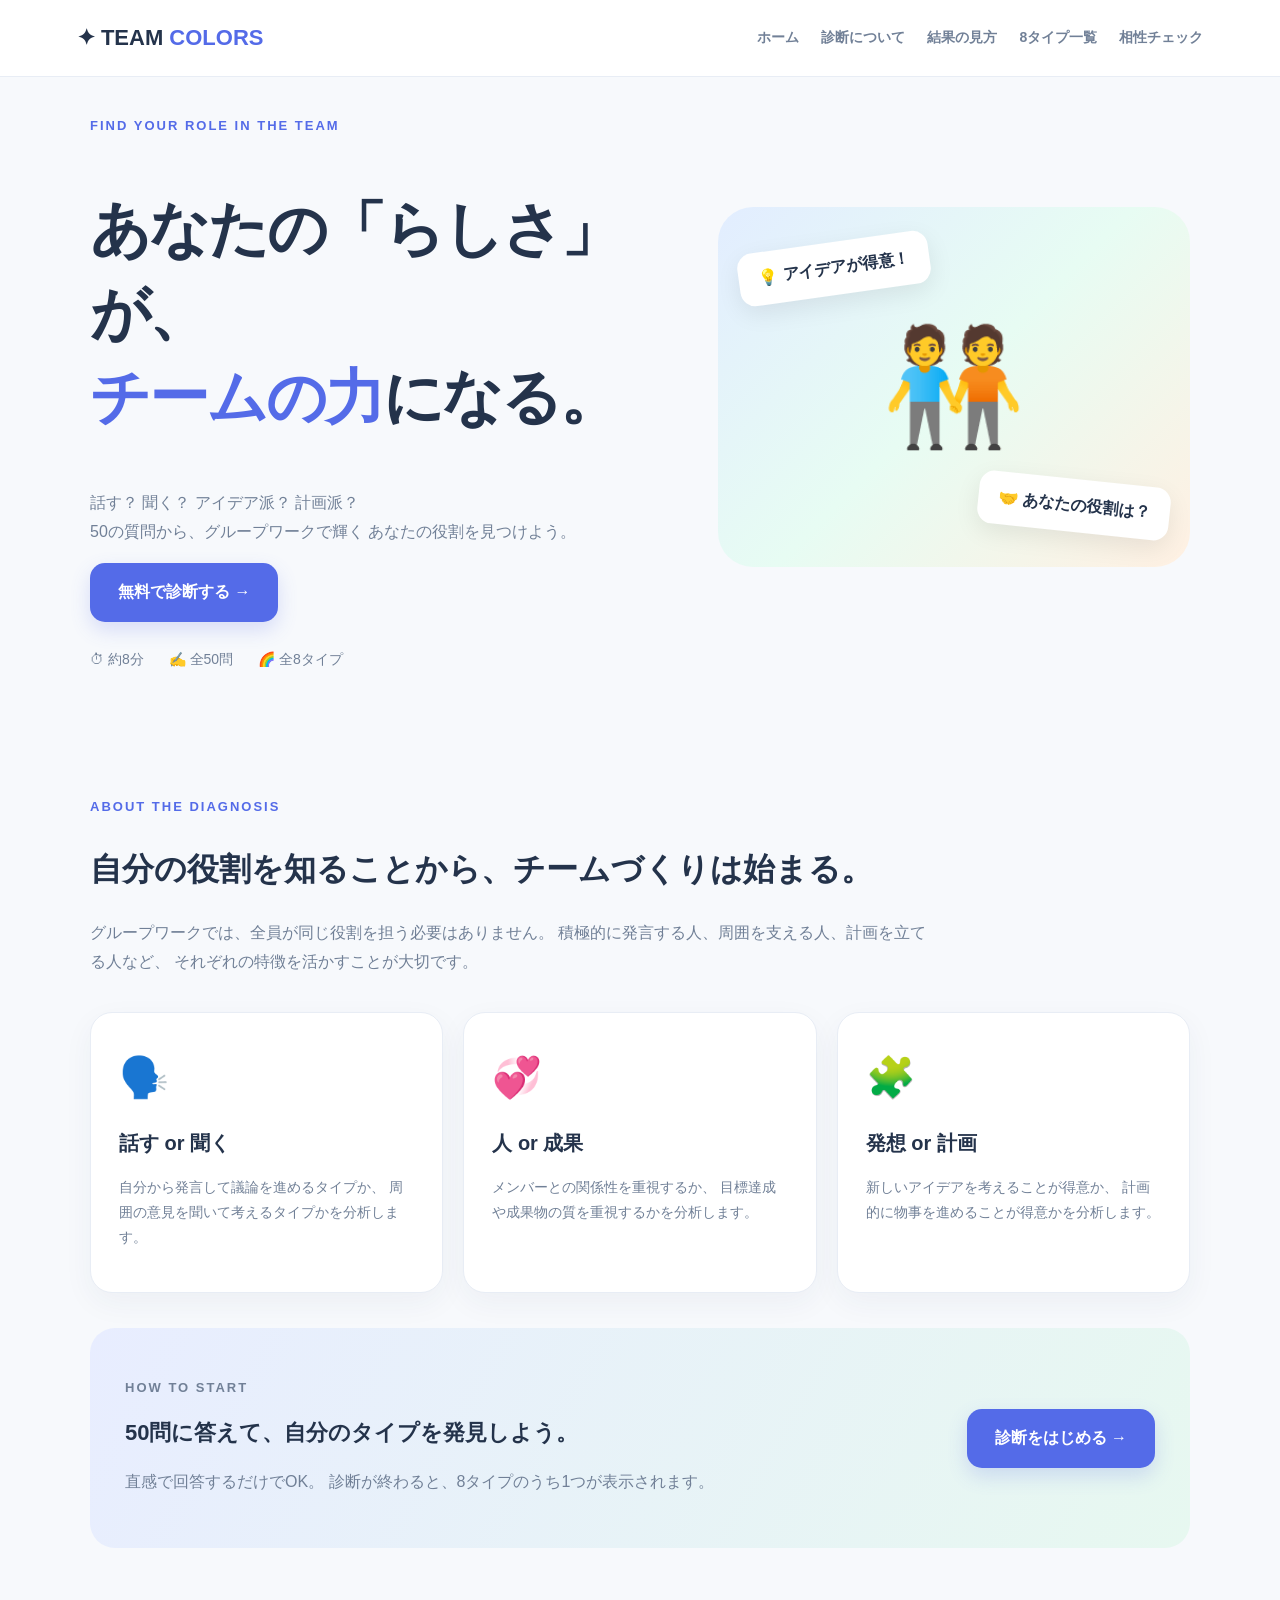
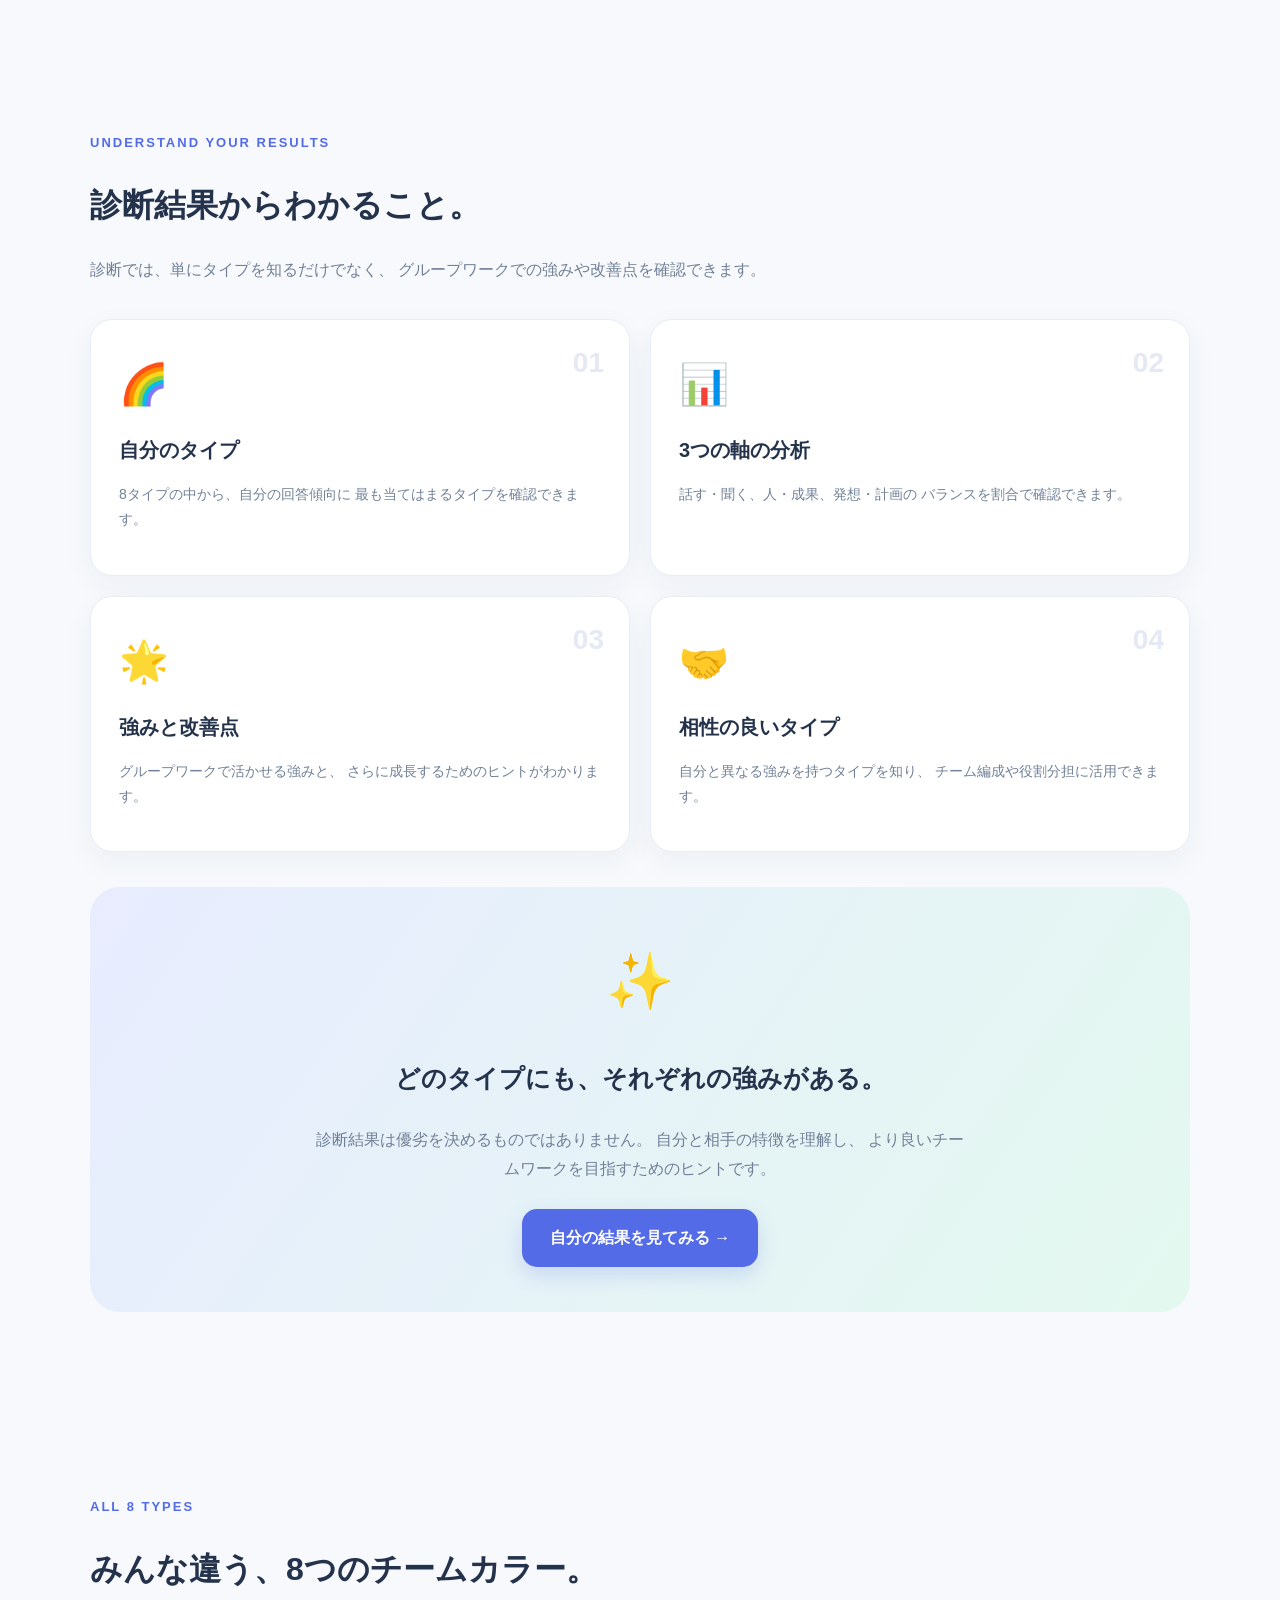
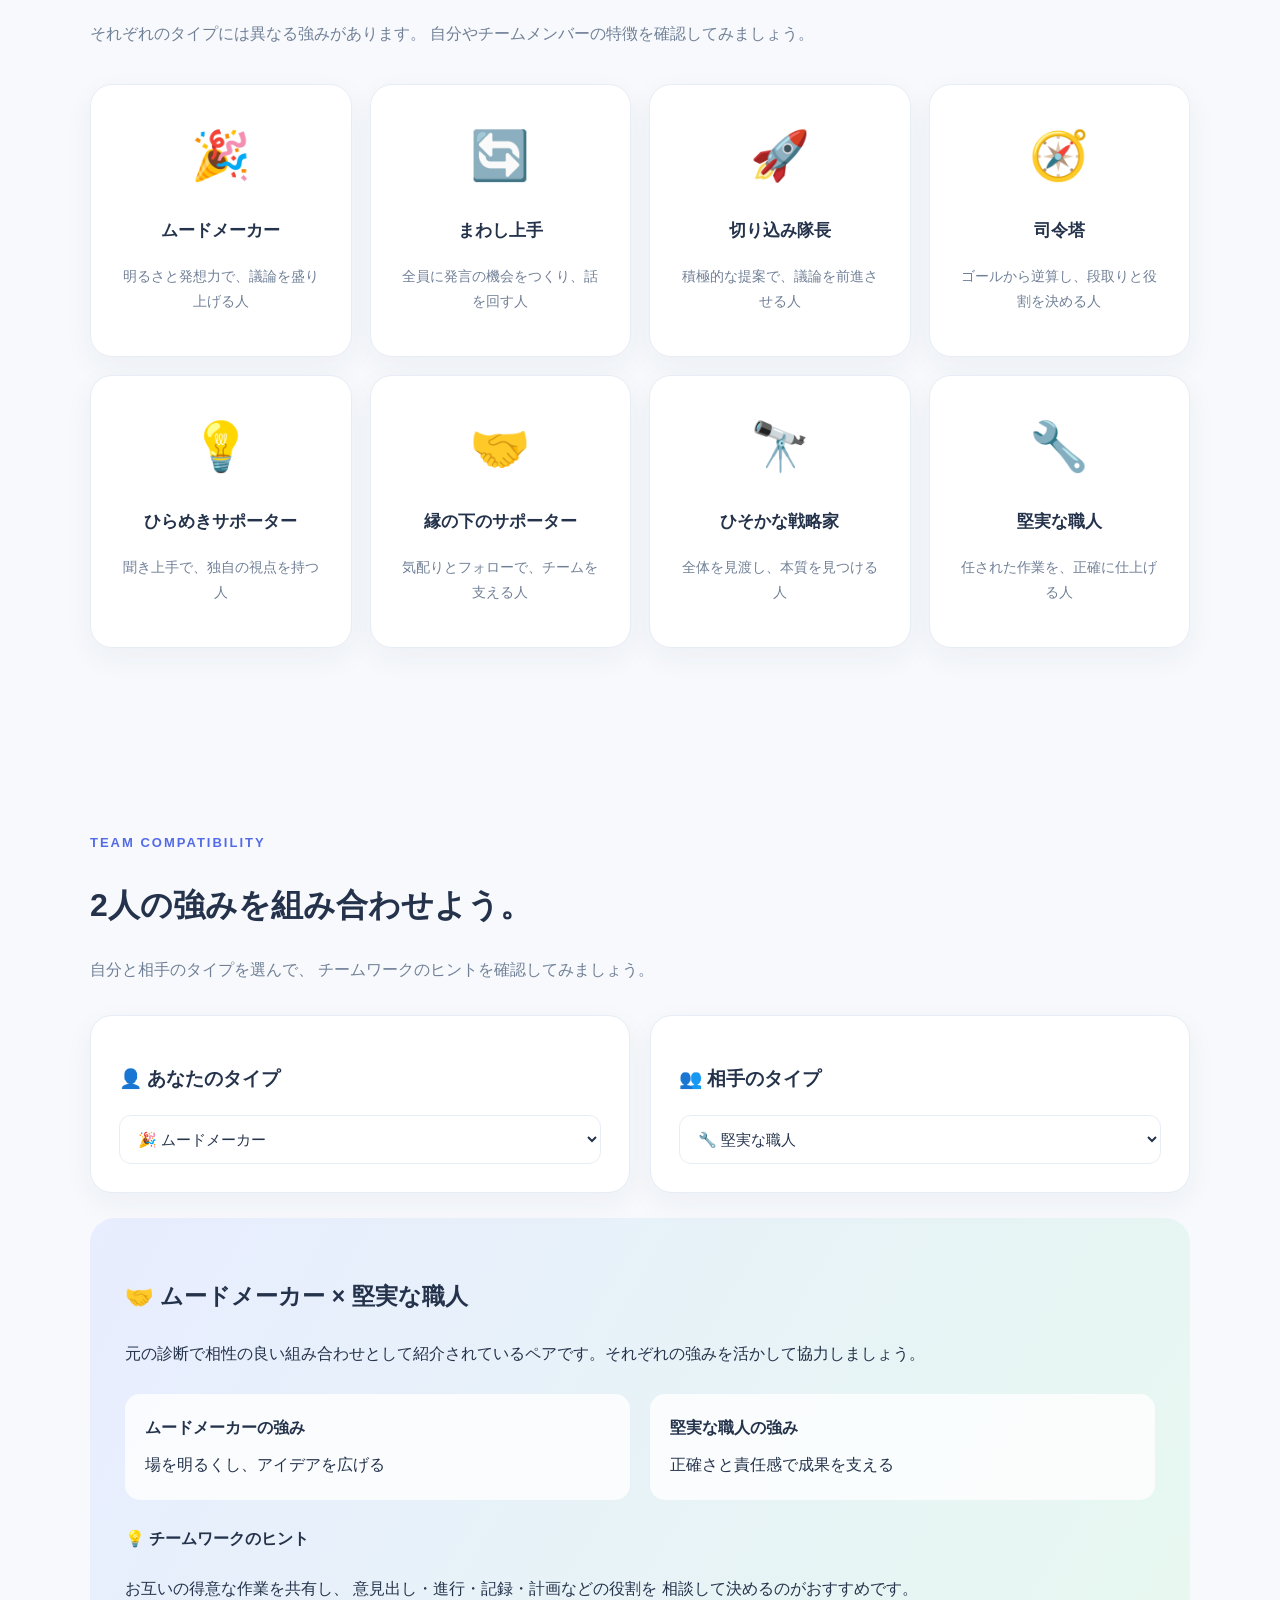
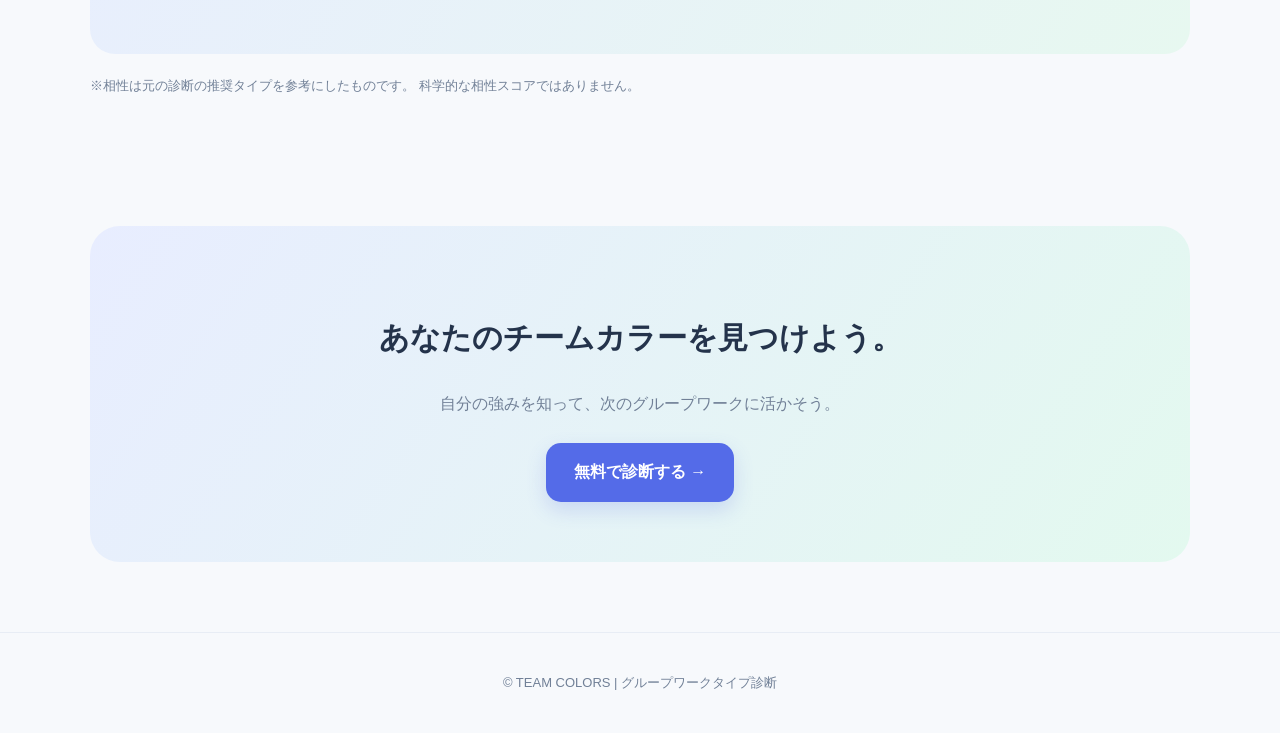
<file: index.html>
<!DOCTYPE html>
<html lang="ja">
<head>
  <meta charset="UTF-8">
  <meta name="viewport" content="width=device-width, initial-scale=1.0">
  <title>TEAM COLORS | グループワークタイプ診断</title>
  <link rel="stylesheet" href="css/style.css">
</head>
<body>

<header class="header">
  <a href="#home" class="logo">✦ TEAM <span>COLORS</span></a>

  <nav>
    <a href="#home">ホーム</a>
    <a href="#about">診断について</a>
    <a href="#guide">結果の見方</a>
    <a href="#types">8タイプ一覧</a>
    <a href="#compatibility">相性チェック</a>
  </nav>
</header>

<main>

  <!-- ① ホーム -->
  <section id="home" class="hero">

    <div class="hero-text">
      <p class="eyebrow">FIND YOUR ROLE IN THE TEAM</p>

      <h1>
        あなたの「らしさ」が、<br>
        <span>チームの力</span>になる。
      </h1>

      <p class="description">
        話す？ 聞く？ アイデア派？ 計画派？<br>
        50の質問から、グループワークで輝く
        あなたの役割を見つけよう。
      </p>

      <a href="./diagnosis.html" class="btn">
        無料で診断する →
      </a>

      <div class="hero-info">
        <span>⏱ 約8分</span>
        <span>✍️ 全50問</span>
        <span>🌈 全8タイプ</span>
      </div>
    </div>

    <div class="hero-visual">
      <div class="visual-label top">💡 アイデアが得意！</div>
      <div class="main-emoji">🧑‍🤝‍🧑</div>
      <div class="visual-label bottom">🤝 あなたの役割は？</div>
    </div>

  </section>

  <!-- ② 診断について -->
  <section id="about" class="section">

    <p class="eyebrow">ABOUT THE DIAGNOSIS</p>
    <h2>自分の役割を知ることから、チームづくりは始まる。</h2>

    <p class="section-description">
      グループワークでは、全員が同じ役割を担う必要はありません。
      積極的に発言する人、周囲を支える人、計画を立てる人など、
      それぞれの特徴を活かすことが大切です。
    </p>

    <div class="feature-grid">

      <div class="feature-card">
        <div class="feature-icon">🗣️</div>
        <h3>話す or 聞く</h3>
        <p>
          自分から発言して議論を進めるタイプか、
          周囲の意見を聞いて考えるタイプかを分析します。
        </p>
      </div>

      <div class="feature-card">
        <div class="feature-icon">💞</div>
        <h3>人 or 成果</h3>
        <p>
          メンバーとの関係性を重視するか、
          目標達成や成果物の質を重視するかを分析します。
        </p>
      </div>

      <div class="feature-card">
        <div class="feature-icon">🧩</div>
        <h3>発想 or 計画</h3>
        <p>
          新しいアイデアを考えることが得意か、
          計画的に物事を進めることが得意かを分析します。
        </p>
      </div>

    </div>

    <div class="info-banner">
      <div>
        <p class="eyebrow">HOW TO START</p>
        <h3>50問に答えて、自分のタイプを発見しよう。</h3>
        <p>
          直感で回答するだけでOK。
          診断が終わると、8タイプのうち1つが表示されます。
        </p>
      </div>

      <a href="./diagnosis.html" class="btn">
        診断をはじめる →
      </a>
    </div>

  </section>

  <!-- ③ 診断結果の見方 -->
  <section id="guide" class="section">

    <p class="eyebrow">UNDERSTAND YOUR RESULTS</p>
    <h2>診断結果からわかること。</h2>

    <p class="section-description">
      診断では、単にタイプを知るだけでなく、
      グループワークでの強みや改善点を確認できます。
    </p>

    <div class="guide-grid">

      <div class="guide-card">
        <div class="guide-number">01</div>
        <div class="guide-icon">🌈</div>
        <h3>自分のタイプ</h3>
        <p>
          8タイプの中から、自分の回答傾向に
          最も当てはまるタイプを確認できます。
        </p>
      </div>

      <div class="guide-card">
        <div class="guide-number">02</div>
        <div class="guide-icon">📊</div>
        <h3>3つの軸の分析</h3>
        <p>
          話す・聞く、人・成果、発想・計画の
          バランスを割合で確認できます。
        </p>
      </div>

      <div class="guide-card">
        <div class="guide-number">03</div>
        <div class="guide-icon">🌟</div>
        <h3>強みと改善点</h3>
        <p>
          グループワークで活かせる強みと、
          さらに成長するためのヒントがわかります。
        </p>
      </div>

      <div class="guide-card">
        <div class="guide-number">04</div>
        <div class="guide-icon">🤝</div>
        <h3>相性の良いタイプ</h3>
        <p>
          自分と異なる強みを持つタイプを知り、
          チーム編成や役割分担に活用できます。
        </p>
      </div>

    </div>

    <div class="result-message">
      <div class="result-message-icon">✨</div>
      <h3>どのタイプにも、それぞれの強みがある。</h3>
      <p>
        診断結果は優劣を決めるものではありません。
        自分と相手の特徴を理解し、
        より良いチームワークを目指すためのヒントです。
      </p>
      <a href="./diagnosis.html" class="btn">
        自分の結果を見てみる →
      </a>
    </div>

  </section>

  <!-- ④ 8タイプ一覧 -->
  <section id="types" class="section">

    <p class="eyebrow">ALL 8 TYPES</p>
    <h2>みんな違う、8つのチームカラー。</h2>

    <p class="section-description">
      それぞれのタイプには異なる強みがあります。
      自分やチームメンバーの特徴を確認してみましょう。
    </p>

    <div class="type-grid">

      <div class="type-card">
        <div>🎉</div>
        <h3>ムードメーカー</h3>
        <p>明るさと発想力で、議論を盛り上げる人</p>
      </div>

      <div class="type-card">
        <div>🔄</div>
        <h3>まわし上手</h3>
        <p>全員に発言の機会をつくり、話を回す人</p>
      </div>

      <div class="type-card">
        <div>🚀</div>
        <h3>切り込み隊長</h3>
        <p>積極的な提案で、議論を前進させる人</p>
      </div>

      <div class="type-card">
        <div>🧭</div>
        <h3>司令塔</h3>
        <p>ゴールから逆算し、段取りと役割を決める人</p>
      </div>

      <div class="type-card">
        <div>💡</div>
        <h3>ひらめきサポーター</h3>
        <p>聞き上手で、独自の視点を持つ人</p>
      </div>

      <div class="type-card">
        <div>🤝</div>
        <h3>縁の下のサポーター</h3>
        <p>気配りとフォローで、チームを支える人</p>
      </div>

      <div class="type-card">
        <div>🔭</div>
        <h3>ひそかな戦略家</h3>
        <p>全体を見渡し、本質を見つける人</p>
      </div>

      <div class="type-card">
        <div>🔧</div>
        <h3>堅実な職人</h3>
        <p>任された作業を、正確に仕上げる人</p>
      </div>

    </div>

  </section>

  <!-- ⑤ 相性チェック -->
  <section id="compatibility" class="section">

    <p class="eyebrow">TEAM COMPATIBILITY</p>
    <h2>2人の強みを組み合わせよう。</h2>

    <p class="section-description">
      自分と相手のタイプを選んで、
      チームワークのヒントを確認してみましょう。
    </p>

    <div class="compatibility-grid">

      <div class="compatibility-card">
        <h3>👤 あなたのタイプ</h3>
        <select id="typeA">
          <option value="THI">🎉 ムードメーカー</option>
          <option value="THP">🔄 まわし上手</option>
          <option value="TGI">🚀 切り込み隊長</option>
          <option value="TGP">🧭 司令塔</option>
          <option value="LHI">💡 ひらめきサポーター</option>
          <option value="LHP">🤝 縁の下のサポーター</option>
          <option value="LGI">🔭 ひそかな戦略家</option>
          <option value="LGP">🔧 堅実な職人</option>
        </select>
      </div>

      <div class="compatibility-card">
        <h3>👥 相手のタイプ</h3>
        <select id="typeB">
          <option value="LGP">🔧 堅実な職人</option>
          <option value="THI">🎉 ムードメーカー</option>
          <option value="THP">🔄 まわし上手</option>
          <option value="TGI">🚀 切り込み隊長</option>
          <option value="TGP">🧭 司令塔</option>
          <option value="LHI">💡 ひらめきサポーター</option>
          <option value="LHP">🤝 縁の下のサポーター</option>
          <option value="LGI">🔭 ひそかな戦略家</option>
        </select>
      </div>

    </div>

    <div class="compatibility-result" id="compatibilityResult">
      <h3>🤝 相性チェック</h3>
      <p>2つのタイプを選んで、相性を確認しましょう。</p>
    </div>

    <p class="notice">
      ※相性は元の診断の推奨タイプを参考にしたものです。
      科学的な相性スコアではありません。
    </p>

  </section>

  <div class="bottom-cta">
    <h2>あなたのチームカラーを見つけよう。</h2>
    <p>自分の強みを知って、次のグループワークに活かそう。</p>
    <a href="./diagnosis.html" class="btn">
      無料で診断する →
    </a>
  </div>

</main>

<footer>
  <p>© TEAM COLORS | グループワークタイプ診断</p>
</footer>

<script>
const types = {
  THI: {
    name: "ムードメーカー",
    strength: "場を明るくし、アイデアを広げる",
    pairs: ["LGP", "LHP"]
  },
  THP: {
    name: "まわし上手",
    strength: "発言のバランスを整える",
    pairs: ["LHI", "LGI"]
  },
  TGI: {
    name: "切り込み隊長",
    strength: "積極的な提案で議論を前に進める",
    pairs: ["LHP", "THP"]
  },
  TGP: {
    name: "司令塔",
    strength: "計画と役割分担で方向性を示す",
    pairs: ["LGI", "LHI"]
  },
  LHI: {
    name: "ひらめきサポーター",
    strength: "傾聴と独自の視点で支える",
    pairs: ["THP", "TGP"]
  },
  LHP: {
    name: "縁の下のサポーター",
    strength: "気配りとフォローで支える",
    pairs: ["THI", "TGI"]
  },
  LGI: {
    name: "ひそかな戦略家",
    strength: "全体を分析して本質を見つける",
    pairs: ["THP", "TGP"]
  },
  LGP: {
    name: "堅実な職人",
    strength: "正確さと責任感で成果を支える",
    pairs: ["THI", "TGI"]
  }
};

const typeA = document.getElementById("typeA");
const typeB = document.getElementById("typeB");
const resultBox = document.getElementById("compatibilityResult");

function checkCompatibility() {
  const a = typeA.value;
  const b = typeB.value;

  const first = types[a];
  const second = types[b];

  let message = "";

  if (a === b) {
    message =
      "同じタイプ同士なので、得意な進め方が似ています。" +
      "役割が偏らないように意識しましょう。";
  } else if (
    first.pairs.includes(b) ||
    second.pairs.includes(a)
  ) {
    message =
      "元の診断で相性の良い組み合わせとして紹介されているペアです。" +
      "それぞれの強みを活かして協力しましょう。";
  } else {
    message =
      "異なる視点や強みを持つ組み合わせです。" +
      "お互いの得意なことを共有し、役割を相談しましょう。";
  }

  resultBox.innerHTML = `
    <h3>🤝 ${first.name} × ${second.name}</h3>
    <p>${message}</p>

    <div class="pair-strengths">
      <div>
        <h4>${first.name}の強み</h4>
        <p>${first.strength}</p>
      </div>
      <div>
        <h4>${second.name}の強み</h4>
        <p>${second.strength}</p>
      </div>
    </div>

    <h4>💡 チームワークのヒント</h4>
    <p>
      お互いの得意な作業を共有し、
      意見出し・進行・記録・計画などの役割を
      相談して決めるのがおすすめです。
    </p>
  `;
}

typeA.addEventListener("change", checkCompatibility);
typeB.addEventListener("change", checkCompatibility);

checkCompatibility();
</script>

</body>
</html>
</file>
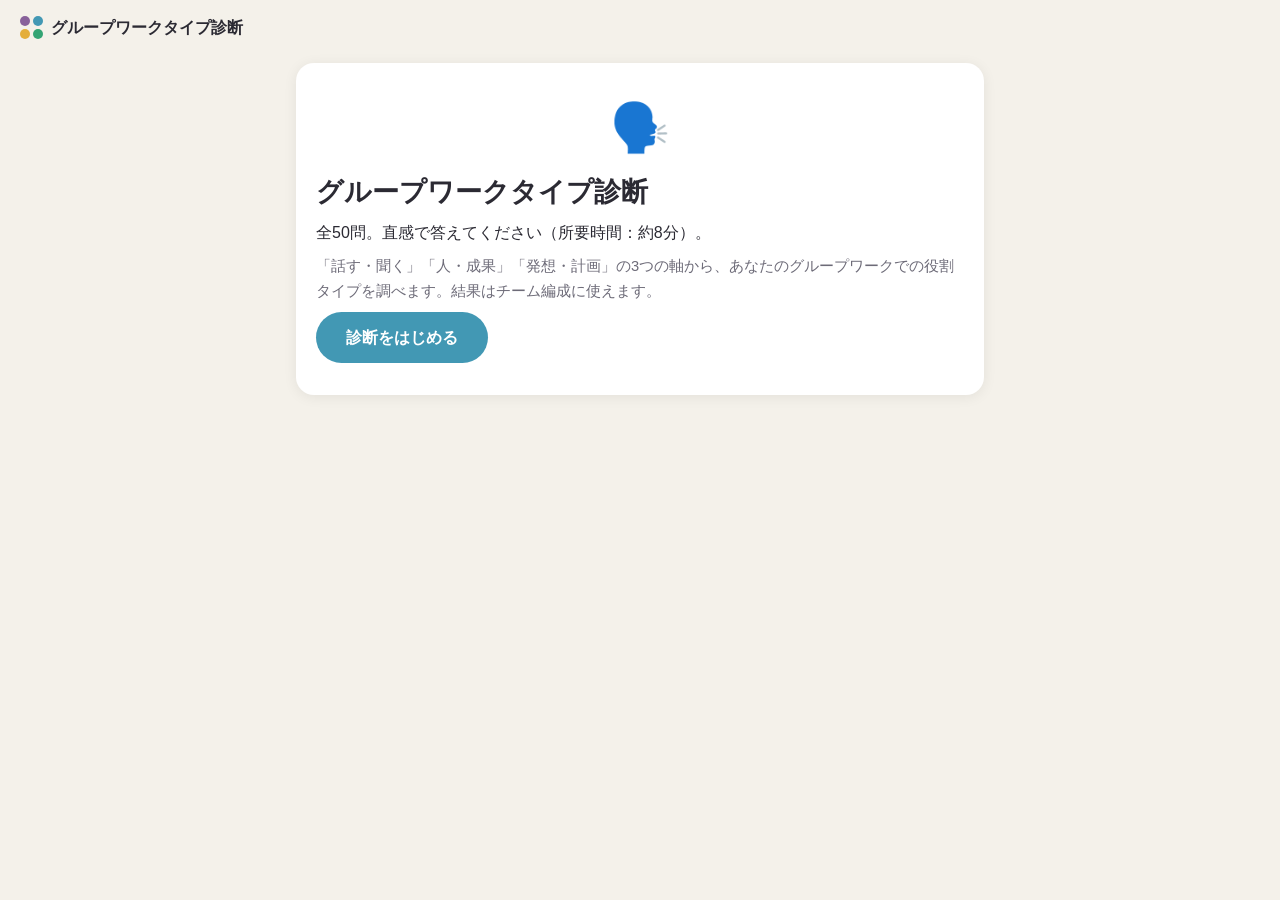
<file: diagnosis.html>
<!DOCTYPE html>
<html lang="ja">
<head>
<meta charset="utf-8">
<meta name="viewport" content="width=device-width, initial-scale=1, viewport-fit=cover">
<title>グループワークタイプ診断</title>
<style>
:root{box-sizing:border-box;padding-top:env(safe-area-inset-top,0px);padding-bottom:env(safe-area-inset-bottom,0px);--bg:#f4f1ea;--card:#fff;--tx:#2b2a33;--mu:#6d6b78;--ag:#33a474;--di:#88619a;--ac:#4298b4;--ln:#e2ded3;color-scheme:light}
html{scroll-padding-top:env(safe-area-inset-top,0px)}
@media (prefers-color-scheme:dark){:root:not([data-theme="light"]){--bg:#1d1c22;--card:#2a2931;--tx:#ecebf1;--mu:#a3a1b0;--ln:#3b3a45;color-scheme:dark}}
:root[data-theme="dark"]{--bg:#1d1c22;--card:#2a2931;--tx:#ecebf1;--mu:#a3a1b0;--ln:#3b3a45;color-scheme:dark}
*{box-sizing:border-box}
body{margin:0;background:var(--bg);color:var(--tx);font-family:"Hiragino Sans","Noto Sans JP","Yu Gothic",Meiryo,sans-serif;line-height:1.7}
header{padding:14px 20px;font-weight:700;display:flex;gap:8px;align-items:center}
header i{display:inline-grid;grid-template-columns:repeat(2,10px);gap:3px}
header i b{width:10px;height:10px;border-radius:50%}
main{max-width:720px;margin:0 auto;padding:8px 16px 60px}
.card{background:var(--card);border-radius:18px;padding:24px 20px;box-shadow:0 2px 14px rgba(0,0,0,.07);margin-bottom:16px}
h1{font-size:1.7rem;line-height:1.35;margin:.2em 0}
h2{font-size:1.25rem;margin:.2em 0 .6em}
p{margin:.5em 0}.mu{color:var(--mu);font-size:.92rem}
button{font:inherit;cursor:pointer;border:0;border-radius:999px;padding:12px 30px;background:var(--ac);color:#fff;font-weight:700}
button:disabled{opacity:.35;cursor:not-allowed}
button.sub{background:transparent;color:var(--mu);border:1px solid var(--ln)}
.bar{height:8px;background:var(--ln);border-radius:9px;overflow:hidden;margin:6px 0 18px}
.bar div{height:100%;background:var(--ac);transition:width .3s}
.q{padding:22px 0;border-bottom:1px solid var(--ln);text-align:center}
.q:last-of-type{border:0}
.q p.t{font-size:1.08rem;font-weight:600;margin:0 0 14px}
.sc{display:flex;align-items:center;justify-content:center;gap:clamp(6px,2.4vw,16px)}
.sc span{font-size:.78rem;font-weight:700;width:2.6em}
.sc .l{color:var(--ag)}.sc .r{color:var(--di)}
.dot{border-radius:50%;border:3px solid;background:transparent;padding:0;flex:none}
.dot.a{border-color:var(--ag)}.dot.d{border-color:var(--di)}.dot.n{border-color:var(--mu)}
.dot.a.on{background:var(--ag)}.dot.d.on{background:var(--di)}.dot.n.on{background:var(--mu)}
.nav{display:flex;justify-content:space-between;margin-top:18px}
.hero{font-size:3rem;text-align:center}
.tag{display:inline-block;background:var(--ac);color:#fff;border-radius:999px;padding:2px 14px;font-size:.85rem;font-weight:700}
.ax{margin:16px 0}.ax .h{display:flex;justify-content:space-between;font-weight:700;font-size:.95rem}
.ax .tr{height:14px;background:var(--di);border-radius:9px;overflow:hidden;margin-top:4px}
.ax .tr div{height:100%;background:var(--ag)}
ul{padding-left:1.2em;margin:.4em 0}
.pair{display:grid;grid-template-columns:1fr 1fr;gap:10px}
.pair div{background:var(--bg);border-radius:12px;padding:10px 14px;font-size:.93rem}
.all{display:grid;grid-template-columns:1fr 1fr;gap:8px;font-size:.88rem}
.all div{background:var(--bg);border-radius:10px;padding:8px 10px}
@media(max-width:480px){.pair,.all{grid-template-columns:1fr}}
</style>
</head>
<body>
<header><i><b style="background:#88619a"></b><b style="background:#4298b4"></b><b style="background:#e4ae3a"></b><b style="background:#33a474"></b></i>グループワークタイプ診断</header>
<main id="app"></main>
<script>
// 軸: A=発言(T話す/L聞く) B=関心(H人/G成果) C=進め方(I発想/P計画)  d=+1:同意で前者、-1:同意で後者
var Q=[
["A",1,"グループワークでは、自分から最初に意見を言うほうだ。"],["A",-1,"発言する前に、頭の中で整理してからでないと話せない。"],["A",1,"沈黙が続くと、つい自分が話し始めてしまう。"],["A",-1,"大人数の場では、聞き役に回ることが多い。"],["A",1,"話しながら考えをまとめるタイプだ。"],["A",1,"初対面の人にも気軽に話しかけられる。"],["A",-1,"間違っていないか不安で、発言をためらうことがある。"],["A",1,"議論では、気づけば自分が一番話している。"],["A",-1,"タイミングを逃して、言えずに終わることがよくある。"],["A",1,"みんなの前で意見を言うのは苦にならない。"],["A",-1,"口頭よりチャットなど文字のほうが意見を言いやすい。"],["A",1,"反対意見でも、その場で口に出せる。"],["A",-1,"人の話を最後までじっくり聞くほうが落ち着く。"],["A",1,"授業や会議で、手を挙げて発言することが多い。"],["A",-1,"話を振られるまで、自分からは話さないことが多い。"],["A",1,"雑談から議論へ、自然に話を広げられる。"],["A",-1,"話が盛り上がっていると、割り込むのが難しい。"],
["B",1,"メンバー全員が発言できているか、つい気にしてしまう。"],["B",-1,"議論が脱線しても、結論に近づくなら気にならない。"],["B",1,"意見が対立すると、場の空気を和らげたくなる。"],["B",-1,"時間内に結論を出すことを最優先に考える。"],["B",1,"困っていそうな人がいると、すぐ声をかける。"],["B",-1,"グループの雰囲気より、成果物の質のほうが大事だ。"],["B",1,"メンバーと仲良くなれると、やる気が上がる。"],["B",-1,"非効率だと感じたら、はっきり指摘する。"],["B",1,"発言の少ない人に「どう思う？」と振ることがある。"],["B",1,"相手が傷つくかもと思うと、意見を柔らかく言い直す。"],["B",-1,"役割分担は、公平さより得意不得意で決めたい。"],["B",1,"チームの人間関係が悪いと、作業に集中できない。"],["B",-1,"感情より、事実やデータをもとに話し合いたい。"],["B",1,"メンバーの意見は、できるだけ全部拾いたい。"],["B",-1,"締め切り前は、多少強引でも進めるべきだと思う。"],["B",1,"グループワークは成果と同じくらい、過程を楽しみたい。"],["B",-1,"仲が良くても、成果が出ないなら役割を厳しく見直す。"],
["C",1,"突飛なアイデアを考えるのが好きだ。"],["C",-1,"作業は、先にスケジュールを立ててから始めたい。"],["C",1,"ブレインストーミングでは、量を出すのが得意だ。"],["C",-1,"前例や実績のある方法を選ぶと安心する。"],["C",1,"「もしこうだったら？」とよく想像する。"],["C",-1,"やることリストを作って、一つずつ消すのが好きだ。"],["C",1,"話し合いの途中で、新しい案が次々に浮かぶ。"],["C",-1,"アイデアより、実現できるかどうかが気になる。"],["C",1,"計画が途中で変わっても、むしろ楽しめる。"],["C",-1,"担当や期限があいまいだと落ち着かない。"],["C",1,"まず試してみて、やりながら考えるほうだ。"],["C",-1,"細かい部分まで確認してから提出したい。"],["C",1,"みんなが思いつかない切り口を見つけると嬉しい。"],["C",-1,"議事録や進捗の管理は苦にならない。"],["C",1,"完成形が見えなくても、とりあえず動き出せる。"],["C",-1,"決めたルールや手順は、きちんと守りたい。"]];
var T={
THI:["🎉","ムードメーカー","場を明るくし、アイデアを次々に出す人","話す人","明るさと発想力で、議論のスタート地点をつくれます。","他のメンバーの発言時間も意識すると、さらに良い場になります。","LGP 堅実な職人 / LHP 縁の下のサポーター"],
THP:["🔄","まわし上手","全員に発言の機会をつくり、話を回す人","回す人","傾聴と調整が得意で、チームの発言バランスを整えられます。","自分の意見も、遠慮せず出してみましょう。","LHI ひらめきサポーター / LGI ひそかな戦略家"],
TGI:["🚀","切り込み隊長","どんどん提案して、議論を前に進める人","話す人","決断が早く、停滞した場面を動かす推進力があります。","ひらめきを共有した後は、周りの反応を聞く時間を取りましょう。","LHP 縁の下のサポーター / THP まわし上手"],
TGP:["🧭","司令塔","ゴールから逆算し、段取りと役割を決める人","話す人","計画力と実行力で、チームの方向性を示せます。","方針を決める前に、静かなメンバーの意見も確認しましょう。","LGI ひそかな戦略家 / LHI ひらめきサポーター"],
LHI:["💡","ひらめきサポーター","聞き上手で、ふとした一言がヒントになる人","内気な人","相手の話をよく受け止め、独自の視点を添えられます。","思いついたらメモやチャットで先に出すと、発言しやすくなります。","THP まわし上手 / TGP 司令塔"],
LHP:["🤝","縁の下のサポーター","気配りとフォローで、チームを支える人","内気な人","メンバーの状況に気づき、記録や調整を着実にこなします。","自分の考えも、小さくてよいので声にしてみましょう。","THI ムードメーカー / TGI 切り込み隊長"],
LGI:["🔭","ひそかな戦略家","口数は少なくても、鋭い視点を持つ人","内気な人","全体を見渡し、本質を突く案を出せます。","考えを温めすぎず、早めに一言共有できると強力です。","THP まわし上手 / TGP 司令塔"],
LGP:["🔧","堅実な職人","任された作業を、コツコツ高品質に仕上げる人","内気な人","正確さと責任感で、成果物の質を支えます。","困ったら早めに相談する習慣をつけると安心です。","THI ムードメーカー / TGI 切り込み隊長"]};
var ans=[],page=0,PER=10,app=document.getElementById("app");
var SZ=[46,36,28,22,28,36,46];
function intro(){app.innerHTML='<div class="card"><div class="hero">🗣️</div><h1>グループワークタイプ診断</h1><p>全50問。直感で答えてください（所要時間：約8分）。</p><p class="mu">「話す・聞く」「人・成果」「発想・計画」の3つの軸から、あなたのグループワークでの役割タイプを調べます。結果はチーム編成に使えます。</p><p><button id="go">診断をはじめる</button></p></div>';document.getElementById("go").onclick=function(){page=0;ask()}}
function ask(){
 var s=page*PER,e=Math.min(s+PER,Q.length),h='<div class="mu">'+Math.round(done()/Q.length*100)+'% 完了</div><div class="bar"><div style="width:'+done()/Q.length*100+'%"></div></div><div class="card">';
 for(var i=s;i<e;i++){h+='<div class="q"><p class="t">'+Q[i][2]+'</p><div class="sc"><span class="l">同意</span>';
  for(var k=0;k<7;k++){var c=k<3?"a":k>3?"d":"n";h+='<button class="dot '+c+(ans[i]===k?" on":"")+'" style="width:'+SZ[k]+'px;height:'+SZ[k]+'px" data-q="'+i+'" data-k="'+k+'" aria-label="'+(k+1)+'"></button>'}
  h+='<span class="r">反対</span></div></div>'}
 h+='</div><div class="nav"><button class="sub" id="bk"'+(page?'':' disabled')+'>戻る</button><button id="nx" disabled>'+(e>=Q.length?"結果を見る":"次へ")+'</button></div>';
 app.innerHTML=h;window.scrollTo(0,0);
 app.querySelectorAll(".dot").forEach(function(b){b.onclick=function(){ans[+b.dataset.q]=+b.dataset.k;var q=b.closest(".q");q.querySelectorAll(".dot").forEach(function(x){x.classList.remove("on")});b.classList.add("on");upd(s,e)}});
 document.getElementById("bk").onclick=function(){page--;ask()};
 document.getElementById("nx").onclick=function(){if(e>=Q.length)result();else{page++;ask()}};upd(s,e)}
function done(){var n=0;for(var i=0;i<Q.length;i++)if(ans[i]!==undefined)n++;return n}
function upd(s,e){var ok=true;for(var i=s;i<e;i++)if(ans[i]===undefined)ok=false;document.getElementById("nx").disabled=!ok}
function result(){
 var sum={A:0,B:0,C:0},n={A:0,B:0,C:0};
 Q.forEach(function(q,i){sum[q[0]]+=(3-ans[i])*q[1];n[q[0]]++});
 var p={};["A","B","C"].forEach(function(a){p[a]=Math.round(50+sum[a]/(n[a]*3)*50)});
 var key=(p.A>=50?"T":"L")+(p.B>=50?"H":"G")+(p.C>=50?"I":"P"),t=T[key];
 var L=[["A","話す","聞く"],["B","人を重視","成果を重視"],["C","発想","計画"]],bars="";
 L.forEach(function(l){var v=p[l[0]],w=v>=50?v:100-v;bars+='<div class="ax"><div class="h"><span style="color:var(--ag)">'+l[1]+' '+v+'%</span><span style="color:var(--di)">'+(100-v)+'% '+l[2]+'</span></div><div class="tr"><div style="width:'+v+'%"></div></div></div>'});
 var all="";for(var k in T)all+='<div>'+T[k][0]+' '+T[k][1]+(k===key?' ← あなた':'')+'</div>';
 app.innerHTML='<div class="card"><div class="hero">'+t[0]+'</div><p style="text-align:center" class="mu">あなたのタイプ</p><h1 style="text-align:center">'+t[1]+'</h1><p style="text-align:center"><span class="tag">グループ内の役割：'+t[3]+'</span></p><p style="text-align:center">'+t[2]+'</p></div>'
 +'<div class="card"><h2>3つの軸</h2>'+bars+'</div>'
 +'<div class="card"><h2>強み</h2><p>'+t[4]+'</p><h2>伸ばすヒント</h2><p>'+t[5]+'</p><h2>相性の良いタイプ</h2><p>'+t[6]+'</p></div>'
 +'<div class="card"><h2>全8タイプ</h2><div class="all">'+all+'</div></div><p style="text-align:center"><button id="rt">もう一度診断する</button></p>';
 window.scrollTo(0,0);document.getElementById("rt").onclick=function(){ans=[];intro()}}
intro();
</script>
</body>
</html>
</file>
<file: css/style.css>
:root {
  --main: #546be8;
  --main-dark: #4058d9;
  --text: #24334b;
  --muted: #718097;
  --background: #f7f9fc;
  --white: #ffffff;
  --border: #e8edf5;
  --green: #48b99b;
  --purple: #b18dd8;
}

* {
  box-sizing: border-box;
}

html {
  scroll-behavior: smooth;
  scroll-padding-top: 110px;
}

body {
  margin: 0;
  background: var(--background);
  color: var(--text);
  font-family: "Yu Gothic", "Hiragino Kaku Gothic ProN", sans-serif;
  line-height: 1.8;
}

.header {
  background: rgba(255,255,255,.96);
  padding: 18px 6%;
  display: flex;
  justify-content: space-between;
  align-items: center;
  position: sticky;
  top: 0;
  z-index: 100;
  border-bottom: 1px solid var(--border);
}

.logo {
  font-size: 22px;
  font-weight: 900;
  color: var(--text);
  text-decoration: none;
  white-space: nowrap;
}

.logo span {
  color: var(--main);
}

nav {
  display: flex;
  gap: 22px;
  flex-wrap: wrap;
}

nav a {
  text-decoration: none;
  color: var(--muted);
  font-size: 14px;
  font-weight: bold;
}

nav a:hover {
  color: var(--main);
}

main {
  max-width: 1150px;
  margin: auto;
  padding: 0 25px;
}

.hero {
  min-height: 620px;
  display: grid;
  grid-template-columns: 1.1fr .9fr;
  align-items: center;
  gap: 50px;
}

.eyebrow {
  color: var(--main);
  font-size: 13px;
  font-weight: 900;
  letter-spacing: 2px;
}

.hero h1 {
  font-size: clamp(34px, 5vw, 60px);
  line-height: 1.4;
  letter-spacing: -2px;
}

.hero h1 span {
  color: var(--main);
}

.description,
.section-description {
  color: var(--muted);
  font-size: 16px;
}

.section-description {
  max-width: 850px;
  margin-bottom: 30px;
}

.btn {
  display: inline-block;
  background: var(--main);
  color: white;
  border: none;
  padding: 15px 28px;
  border-radius: 15px;
  text-decoration: none;
  font-weight: bold;
  cursor: pointer;
  box-shadow: 0 8px 20px rgba(84,107,232,.2);
  transition: .2s;
}

.btn:hover {
  background: var(--main-dark);
  transform: translateY(-2px);
}

.hero-info {
  display: flex;
  gap: 25px;
  margin-top: 25px;
  font-size: 14px;
  color: var(--muted);
}

.hero-visual {
  height: 360px;
  border-radius: 35px;
  background: linear-gradient(135deg,#e2edff,#e7fcf3,#fff0e2);
  display: flex;
  align-items: center;
  justify-content: center;
  position: relative;
}

.main-emoji {
  font-size: 115px;
}

.visual-label {
  position: absolute;
  background: white;
  padding: 12px 20px;
  border-radius: 15px;
  font-weight: bold;
  box-shadow: 0 8px 25px rgba(0,0,0,.08);
}

.visual-label.top {
  top: 35px;
  left: 20px;
  transform: rotate(-8deg);
}

.visual-label.bottom {
  bottom: 35px;
  right: 20px;
  transform: rotate(6deg);
}

.section {
  padding: 85px 0;
  scroll-margin-top: 100px;
}

.section h2 {
  font-size: 32px;
  line-height: 1.5;
}

.feature-grid {
  display: grid;
  grid-template-columns: repeat(3,1fr);
  gap: 20px;
  margin-top: 35px;
}

.feature-card,
.guide-card,
.type-card,
.compatibility-card {
  background: white;
  padding: 28px;
  border-radius: 22px;
  border: 1px solid var(--border);
  box-shadow: 0 10px 30px rgba(44,62,100,.05);
}

.feature-icon,
.guide-icon {
  font-size: 40px;
}

.feature-card h3,
.guide-card h3 {
  font-size: 20px;
  margin: 12px 0;
}

.feature-card p,
.guide-card p,
.type-card p {
  color: var(--muted);
  font-size: 14px;
}

.info-banner {
  margin-top: 35px;
  padding: 35px;
  border-radius: 25px;
  background: linear-gradient(120deg,#e8edff,#e7f8f0);
  display: flex;
  justify-content: space-between;
  align-items: center;
  gap: 25px;
}

.info-banner h3 {
  font-size: 22px;
  margin: 8px 0;
}

.info-banner p {
  color: var(--muted);
}

.info-banner .btn {
  white-space: nowrap;
}

.guide-grid {
  display: grid;
  grid-template-columns: repeat(2,1fr);
  gap: 20px;
  margin-top: 35px;
}

.guide-card {
  position: relative;
}

.guide-number {
  position: absolute;
  right: 25px;
  top: 18px;
  font-size: 28px;
  font-weight: 900;
  color: #e5e9f5;
}

.result-message {
  background: linear-gradient(125deg,#e8ecff,#e3f9ef);
  border-radius: 30px;
  padding: 45px 25px;
  text-align: center;
  margin-top: 35px;
}

.result-message-icon {
  font-size: 55px;
}

.result-message h3 {
  font-size: 25px;
}

.result-message p {
  color: var(--muted);
  max-width: 650px;
  margin: 15px auto 25px;
}

.type-grid {
  display: grid;
  grid-template-columns: repeat(4,1fr);
  gap: 18px;
  margin-top: 35px;
}

.type-card {
  text-align: center;
  transition: transform .2s;
}

.type-card:hover {
  transform: translateY(-5px);
}

.type-card div {
  font-size: 48px;
}

.type-card h3 {
  font-size: 17px;
}

.compatibility-grid {
  display: grid;
  grid-template-columns: 1fr 1fr;
  gap: 20px;
  margin-top: 30px;
}

.compatibility-card select {
  width: 100%;
  padding: 14px;
  border: 1px solid var(--border);
  border-radius: 12px;
  background: white;
  font-size: 15px;
  color: var(--text);
}

.compatibility-result {
  margin-top: 25px;
  padding: 35px;
  border-radius: 25px;
  background: linear-gradient(120deg,#e8edff,#e7f8f0);
}

.compatibility-result h3 {
  font-size: 23px;
}

.pair-strengths {
  display: grid;
  grid-template-columns: 1fr 1fr;
  gap: 20px;
  margin: 25px 0;
}

.pair-strengths div {
  background: rgba(255,255,255,.8);
  padding: 20px;
  border-radius: 15px;
}

.pair-strengths h4 {
  margin: 0 0 8px;
}

.pair-strengths p {
  margin: 0;
}

.notice {
  color: var(--muted);
  font-size: 13px;
  margin-top: 20px;
}

.bottom-cta {
  text-align: center;
  padding: 60px 25px;
  margin: 30px 0 70px;
  border-radius: 30px;
  background: linear-gradient(125deg,#e8edff,#e3f9ef);
}

.bottom-cta h2 {
  font-size: 30px;
}

.bottom-cta p {
  color: var(--muted);
  margin-bottom: 25px;
}

footer {
  text-align: center;
  padding: 25px;
  border-top: 1px solid var(--border);
  color: var(--muted);
  font-size: 13px;
}

@media (max-width: 800px) {
  .header {
    flex-direction: column;
    gap: 12px;
  }

  nav {
    justify-content: center;
    gap: 12px;
  }

  .hero {
    grid-template-columns: 1fr;
    padding: 50px 0;
  }

  .hero-visual {
    height: 280px;
  }

  .feature-grid,
  .guide-grid,
  .compatibility-grid,
  .pair-strengths {
    grid-template-columns: 1fr;
  }

  .type-grid {
    grid-template-columns: repeat(2,1fr);
  }

  .info-banner {
    flex-direction: column;
    align-items: flex-start;
  }

  .section {
    padding: 50px 0;
  }
}

@media (max-width: 480px) {
  main {
    padding: 0 16px;
  }

  .hero h1 {
    letter-spacing: -1px;
  }

  .hero-info {
    flex-wrap: wrap;
    gap: 12px;
  }

  .feature-card,
  .guide-card,
  .type-card,
  .compatibility-card {
    padding: 20px;
  }

  .type-grid {
    gap: 10px;
  }

  .type-card div {
    font-size: 36px;
  }

  .type-card h3 {
    font-size: 15px;
  }

  .result-message {
    padding: 30px 18px;
  }

  .compatibility-result {
    padding: 22px;
  }
}
</file>
